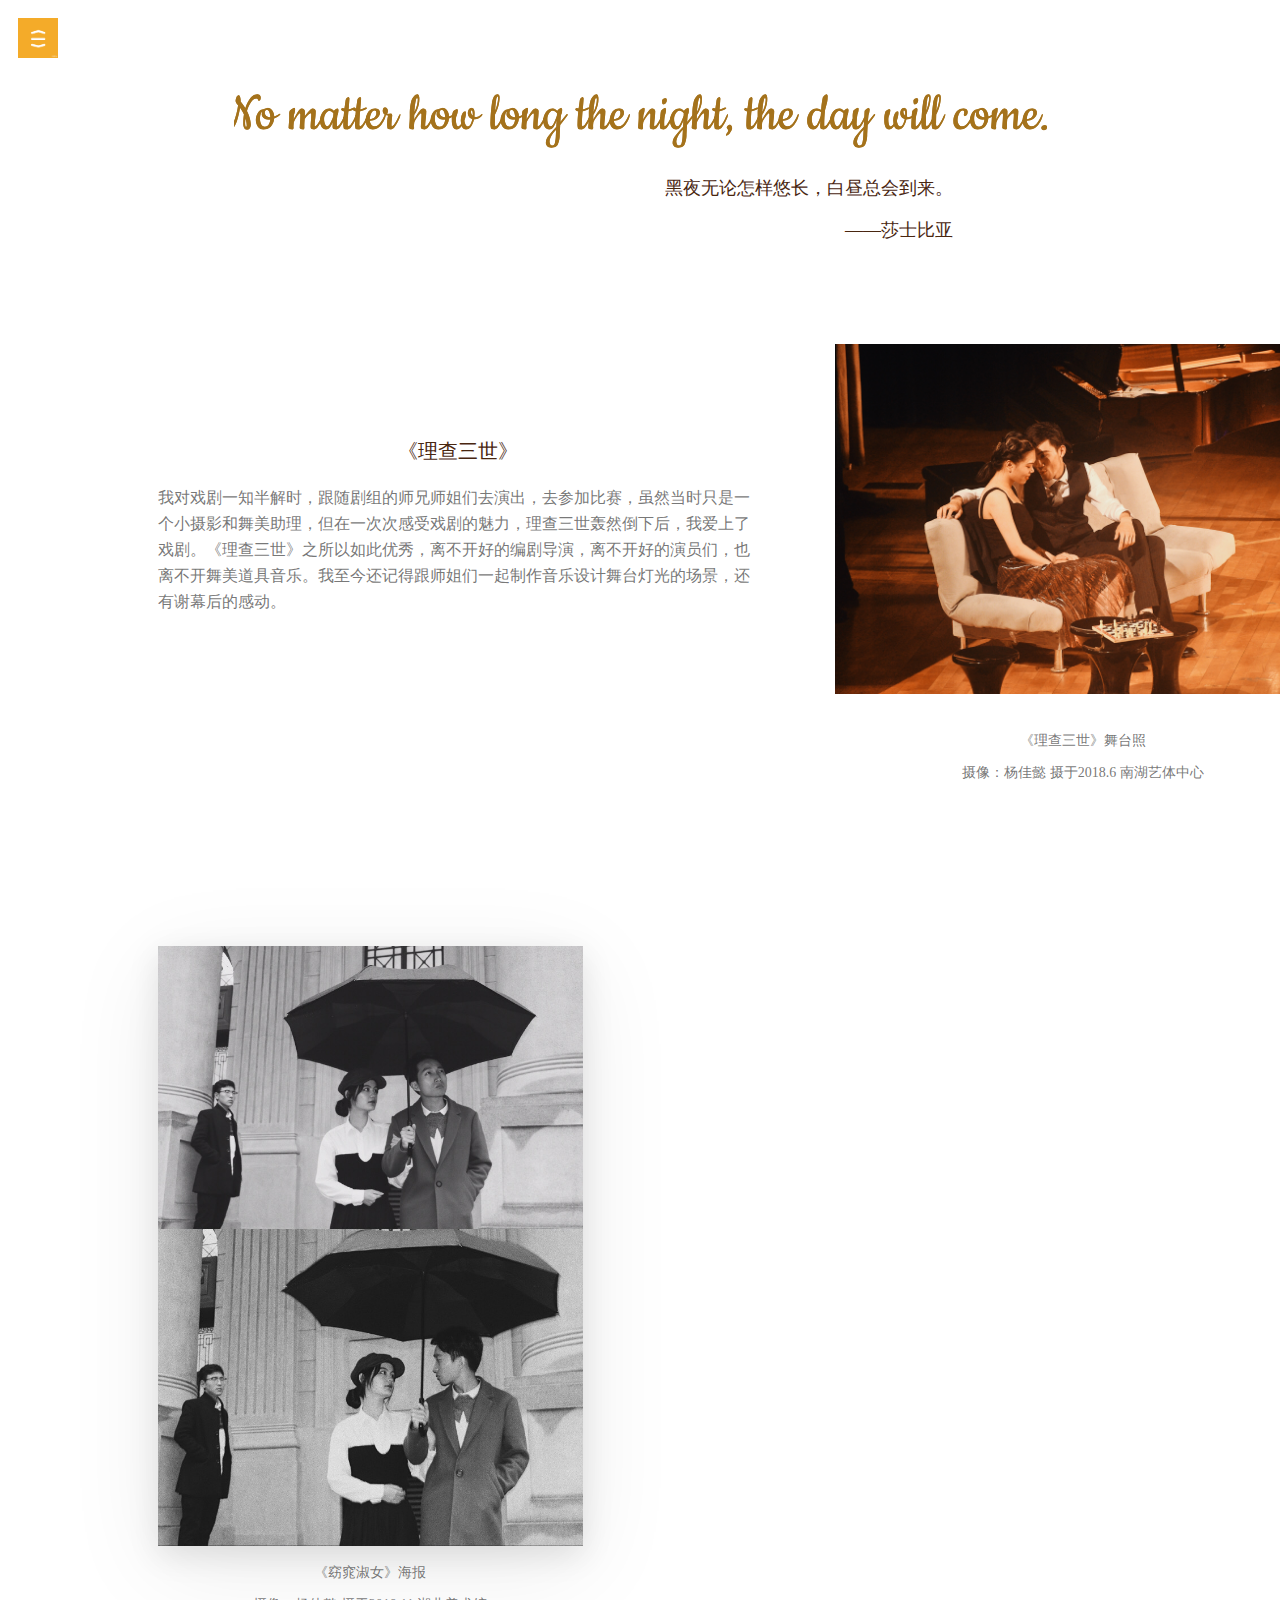
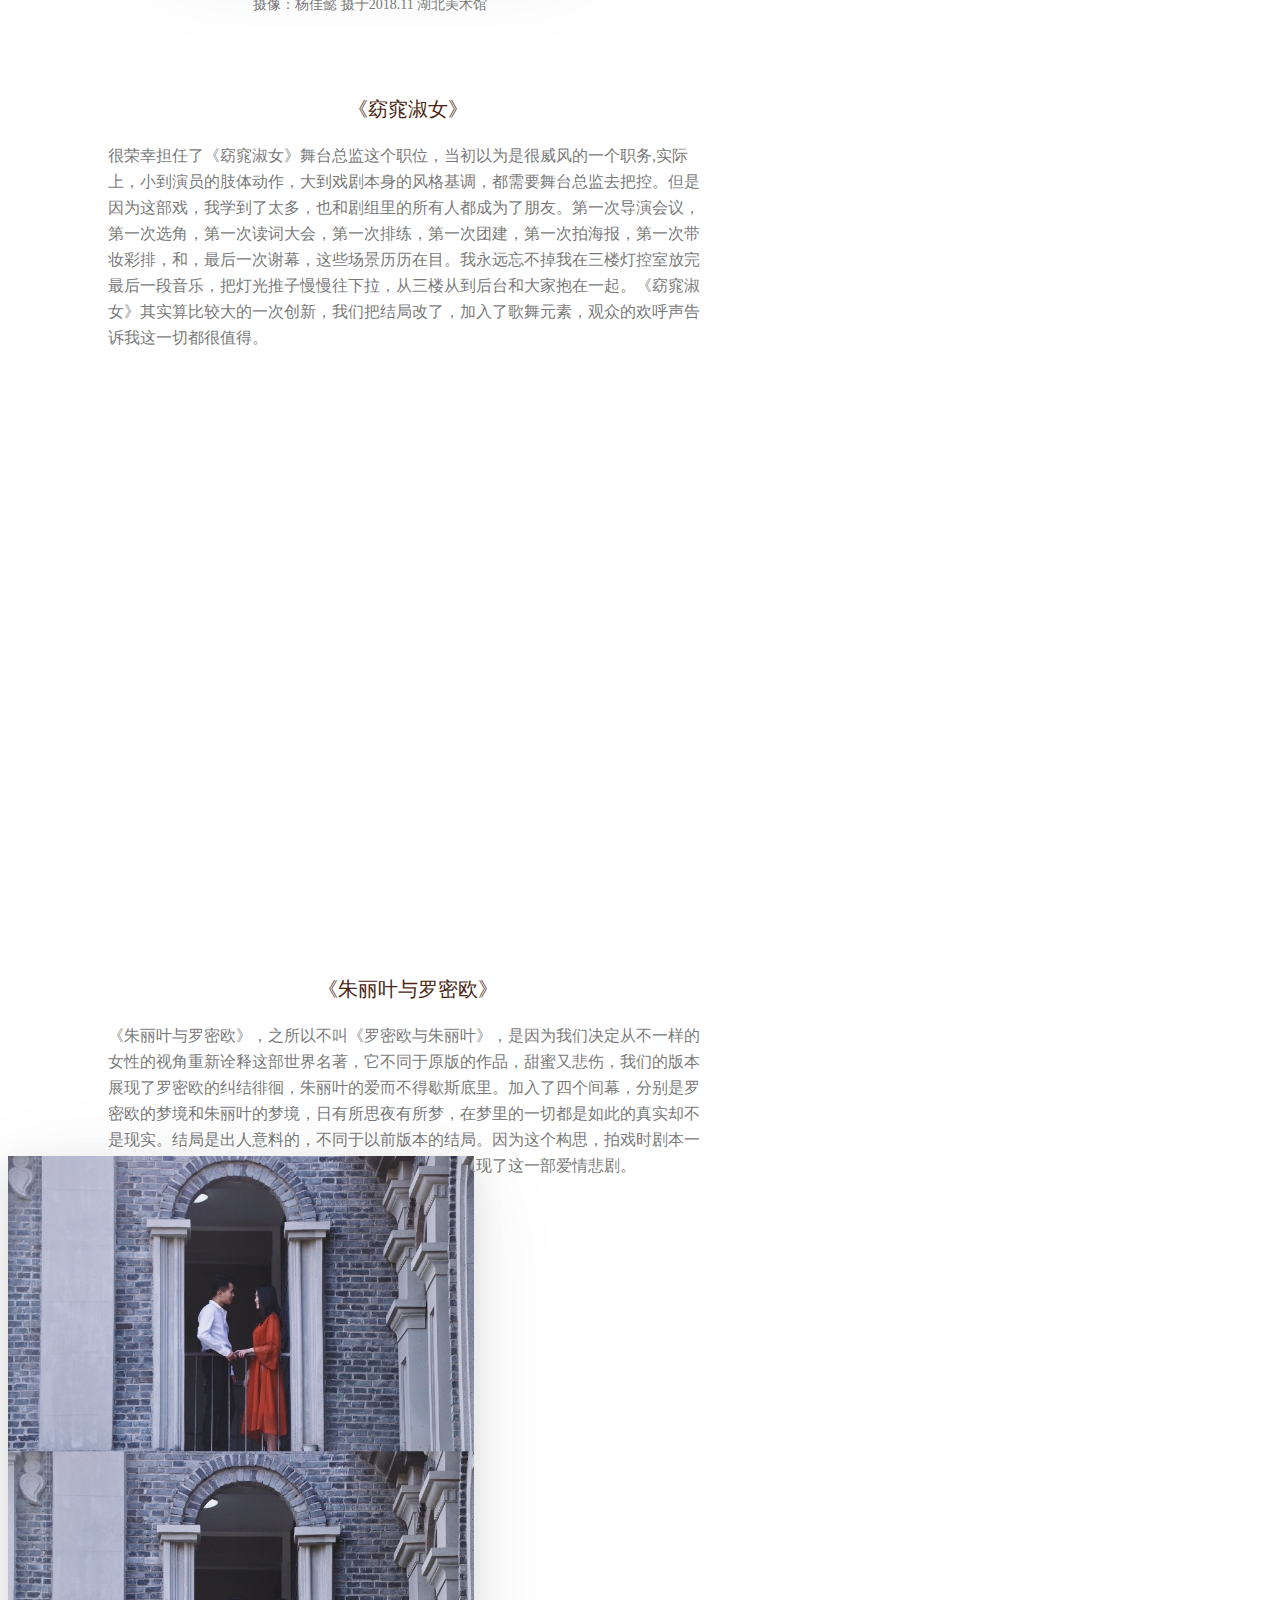
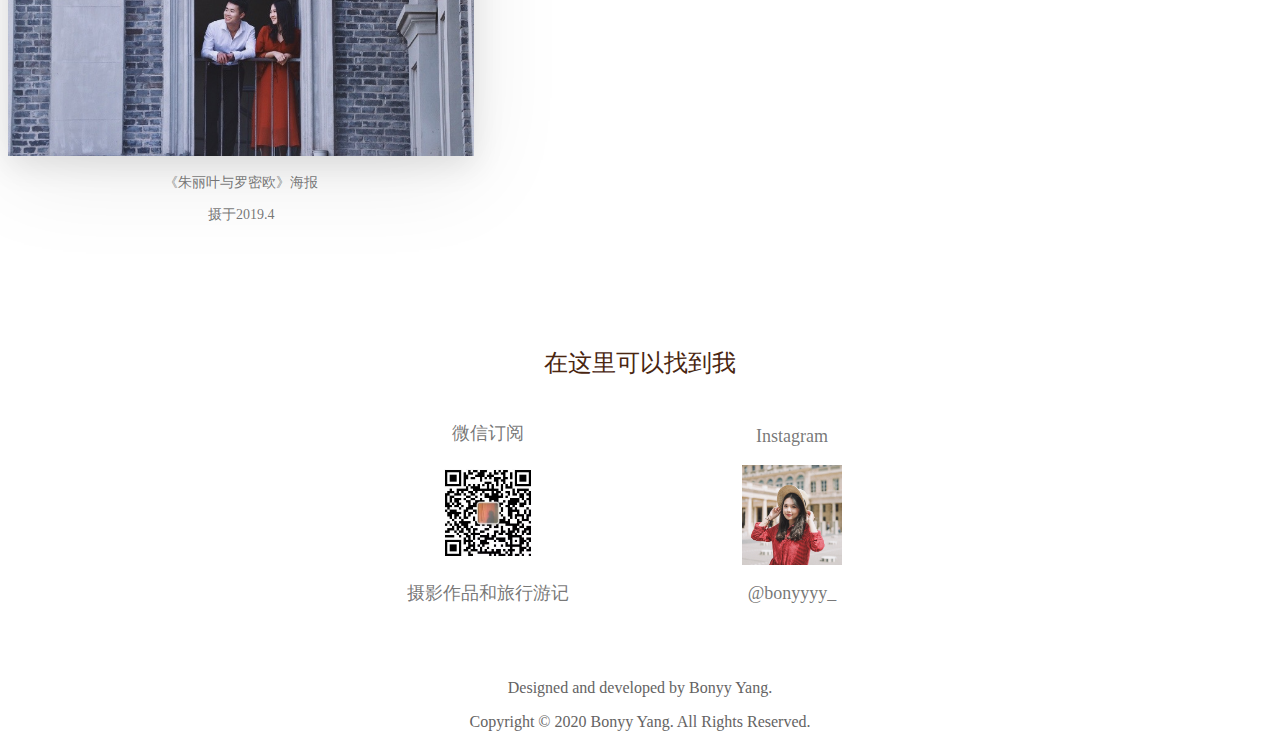
<file: drama.html>
<!DOCTYPE html>
<html lang="en">

<head>
    <meta charset="UTF-8">
    <link rel="stylesheet" href="./css/drop.css">
    <link rel="stylesheet" href="./css/drama.css">
    <title>关于戏剧</title>
</head>

<body>
    <!-- 导航栏 -->
    <div class="navbar">
        <div class="dropdown">
            <button class="dropbtn"></button>
            <div class="dropdown-content">
                <a href="index.html">首页</a>
                <a href="intro.html">关于我</a>
                <a href="drama.html">关于戏剧</a>
                <a href="photos.html">关于摄影</a>
            </div>
        </div>
    </div>


    <!-- 标题 -->
    <div class="slogan">
        <img src="./img/title.PNG" alt="">
        <p>黑夜无论怎样悠长，白昼总会到来。</p>
        <p>——莎士比亚</p>
    </div>


    <!-- 理查三世 -->
    <div class="li3">
        <div class="text" style="display:inline-block">
            <p style="font-size: 20px;color: rgb(73, 38, 16);">《理查三世》</p>
            <p style="text-align: left;color: rgba(83, 83, 83, 0.795);line-height: 26px;">
                我对戏剧一知半解时，跟随剧组的师兄师姐们去演出，去参加比赛，虽然当时只是一个小摄影和舞美助理，但在一次次感受戏剧的魅力，理查三世轰然倒下后，我爱上了戏剧。《理查三世》之所以如此优秀，离不开好的编剧导演，离不开好的演员们，也离不开舞美道具音乐。我至今还记得跟师姐们一起制作音乐设计舞台灯光的场景，还有谢幕后的感动。
            </p>

        </div>
        <div class="pic" style="display:inline-block">

            <div id="picContent" class="pic-content">
                <ul>
                    <li><img src="./img/3-1.JPG" alt="" height="350px"></li>

                    <li><img src="./img/3-2.JPG" alt="" height="350px"></li>

                    <li><img src="./img/3-3.JPG" alt="" height="350px"></li>

                    <li><img src="./img/3-4.JPG" alt="" height="350px"></li>

                    <li><img src="./img/3-5.JPG" alt="" height="350px"></li>
                </ul>
            </div>
            <p style="font-size:14px;color: rgba(83, 83, 83, 0.795);">《理查三世》舞台照</p>
            <p style="font-size:14px;color: rgba(83, 83, 83, 0.795);">摄像：杨佳懿 摄于2018.6 南湖艺体中心</p>
        </div>
    </div>



    <!-- 窈窕淑女 -->
    <div class="fl">
        <div class="pic1" style="display:inline-block">
            <img src="./img/IMG_1937.JPG" alt="" height="600px">
            <p style="font-size:14px;color: rgba(83, 83, 83, 0.795);text-align: center;">《窈窕淑女》海报</p>
            <p style="font-size:14px;color: rgba(83, 83, 83, 0.795);text-align: center;">摄像：杨佳懿 摄于2018.11 湖北美术馆</p>
        </div>
        <div class="text" style="display:inline-block">
            <p style="font-size: 20px;color: rgb(73, 38, 16);text-align: center;">《窈窕淑女》</p>
            <p style="text-align: left;color: rgba(83, 83, 83, 0.795);line-height: 26px;">
                很荣幸担任了《窈窕淑女》舞台总监这个职位，当初以为是很威风的一个职务,实际上，小到演员的肢体动作，大到戏剧本身的风格基调，都需要舞台总监去把控。但是因为这部戏，我学到了太多，也和剧组里的所有人都成为了朋友。第一次导演会议，第一次选角，第一次读词大会，第一次排练，第一次团建，第一次拍海报，第一次带妆彩排，和，最后一次谢幕，这些场景历历在目。我永远忘不掉我在三楼灯控室放完最后一段音乐，把灯光推子慢慢往下拉，从三楼从到后台和大家抱在一起。《窈窕淑女》其实算比较大的一次创新，我们把结局改了，加入了歌舞元素，观众的欢呼声告诉我这一切都很值得。
            </p>

        </div>

    </div>


    <!-- 罗密欧与朱丽叶 -->
    <div class="rj">
        <div class="text" style="display:inline-block">
            <p style="font-size: 20px;color: rgb(73, 38, 16);">《朱丽叶与罗密欧》</p>
            <p style="text-align: left;color: rgba(83, 83, 83, 0.795);line-height: 26px;">
                《朱丽叶与罗密欧》，之所以不叫《罗密欧与朱丽叶》，是因为我们决定从不一样的女性的视角重新诠释这部世界名著，它不同于原版的作品，甜蜜又悲伤，我们的版本展现了罗密欧的纠结徘徊，朱丽叶的爱而不得歇斯底里。加入了四个间幕，分别是罗密欧的梦境和朱丽叶的梦境，日有所思夜有所梦，在梦里的一切都是如此的真实却不是现实。结局是出人意料的，不同于以前版本的结局。因为这个构思，拍戏时剧本一次又一次的推翻，演员也找不到状态，但最终完美呈现了这一部爱情悲剧。
            </p>

        </div>
        <div class="pic" style="display:inline-block">
            <img src="./img/rj.JPG" alt="" height="600px">
            <p style="font-size:14px;color: rgba(83, 83, 83, 0.795);text-align: center;">《朱丽叶与罗密欧》海报</p>
            <p style="font-size:14px;color: rgba(83, 83, 83, 0.795);text-align: center;">摄于2019.4</p>

        </div>
    </div>
    <!-- 更多方式 -->
    <div class="more">
        <p>
            在这里可以找到我
        </p>
        <div class="m-1">
            <div class="wx" style="display:inline-block">
                <p>
                    微信订阅
                </p>
                <img src="./img/wx.JPG" alt="微信订阅号" width="100px">
                <p>
                    摄影作品和旅行游记
                </p>
            </div>
            <div class="ins" style="display:inline-block">
                <p>
                    Instagram
                </p>
                <img src="./img/ins.jpg" alt="Instagram" width="100px">
                <p>
                    @bonyyyy_
                </p>
            </div>
        </div>

    </div>

    <!-- 页脚 -->
    <div class="footer">
        <p>Designed and developed by Bonyy Yang.</p>
        <p>Copyright © 2020 Bonyy Yang. All Rights Reserved.</p>
    </div>

</body>

</html>
</file>
<file: css/drop.css>
/* 导航栏的样式 */
        .navbar{
            width: 40px;
            height: 40px;
            z-index: 100;
        }

        .dropdown {
            position: relative;
            display: inline-block;
            top: 10px;
            left: 10px;
            width: 40px;
            height: 40px;
        }      

        .dropbtn {
            
            background: url(../img/btn.JPG);
            background-size: contain;
            color: white; 
            padding: 0px;
            border: none;
            cursor: pointer;
            margin: 0;
            left: 0;
            width: 40px;
            height: 40px;
        }
        
        .dropdown-content {
            display: none;
            position: absolute;
            background-color: #ffffff;
            min-width: 160px;
            box-shadow: 0px 8px 16px 0px rgba(0,0,0,0.2);
            font-size: 16px;
            z-index: 1000;
            font-family: "plantc", "Source Han Serif", serif;
            
        }
        
        .dropdown-content a {
            color: #925e03;
            padding: 10px 16px;
            text-decoration: none;
            display: block;
            font-family: "plantc", "Source Han Serif", serif;
            
        }
        
        .dropdown-content a:hover {
            background-color: #faeacf
        }
        
        .dropdown:hover .dropdown-content {
            display: block;
        }
        
        
        img{
            padding: 0;
        }
        a{
            font-family: "plantc", "Source Han Serif", serif;
        
        }
</file>
<file: css/drama.css>
/* !!!!slogan!!! */
.slogan{
    
    width: 1000px;
    height: 200px;
    text-align:center;
    padding-bottom: 50px;
    margin: 0 auto;
    padding-top: 20px;
}
.slogan img{
    text-align:center;
}
.slogan p{
    font-size: 18px;
    color: rgb(73, 38, 16);
    text-align: right;
    width: 813px;
}
/* !!!!li3 !!!!!*/
.li3{
    
    text-align: center;
    width: 1400px;
    margin: 0 auto;
    
}
.li3 .text{
    
    height: 200px;
    width: 600px;
    float: left;
    padding-left: 150px;
    text-align: center;
    padding-top: 100px;
}
.li3 .pic{
   
    width: 600px; 
   
}
/* !!!!!!!fj!!!!!!! */
.fl{
    padding-top: 150px;
    padding-bottom: 150px;
}
.fl .pic1{
    float: left;
    height: 600px;
    position: relative;
    margin-left: 150px;
    box-shadow: 0 20px 90px 0 rgba(0, 0, 0, .08), 0 9px 30px 0 rgba(0, 0, 0, .1);
}
.fl .text{
    width: 600px;
    height: 400px; 
    text-align: center;
    padding-left: 100px;
    padding-top: 130px;
}

/* 朱丽叶与罗密欧 */
.rj{
    padding-top: 150px;
    padding-bottom: 100px;
}
.rj .text{
    height: 200px;
    width: 600px;
    float: left;
    padding-right: 100px;
    padding-left: 100px;
    text-align: center;
    padding-top: 180px;
}
.rj .pic{
    height: 600px;
    box-shadow: 0 20px 90px 0 rgba(0, 0, 0, .08), 0 9px 30px 0 rgba(0, 0, 0, .1);
}
/* ！！！！！more！！！！ */
.more{
    text-align:center;
}
.more p{
    text-align: center;
    font-size: 24px;
    color: rgb(73, 38, 16);

}
.m-1{
    margin: 0 auto;
}
.wx{
    
    width: 300px;
   }

.wx p{
    text-align: center;
    font-size: 18px;
    color: rgba(83, 83, 83, 0.795);
    
}
.wx img{
    margin: auto;
    display: block;
}
.ins{
    width: 300px;
   
}
.ins p{
    text-align: center;
    font-size: 18px;
    color: rgba(83, 83, 83, 0.795);
}
.ins img{
    margin: auto;
    display: block;
}

/* ！！！！页脚 ！！！！！*/
.footer{
    padding-top: 40px;
    margin-bottom: 10px;
}
.footer p{
    font-family: "plantc", "Source Han Serif", serif;
    font-size: 16px;
    color:#646363;
    font-weight: normal;
    text-align: center;
}
/* 图片滑动 */
#picContent {
        
    position:relative;
    overflow-x:auto;
    width:600px;
    height:400px;
    margin:0 0;
    }
    
#picContent ul {
    position:absolute;
    left:0;
    top:0;
    display:flex;
    flex-wrap:nowrap;
    overflow-x:scroll;
    
    }
#picContent ul li {
    width:550px;
    min-height:400px;
    margin-right:20px;
    margin-top:10px;
    text-align:center;
    list-style:none;
    }
.box-div {
    width: 100%;
    overflow-x: scroll;
    overflow-y: hidden;
    white-space: nowrap;
}
</file>
